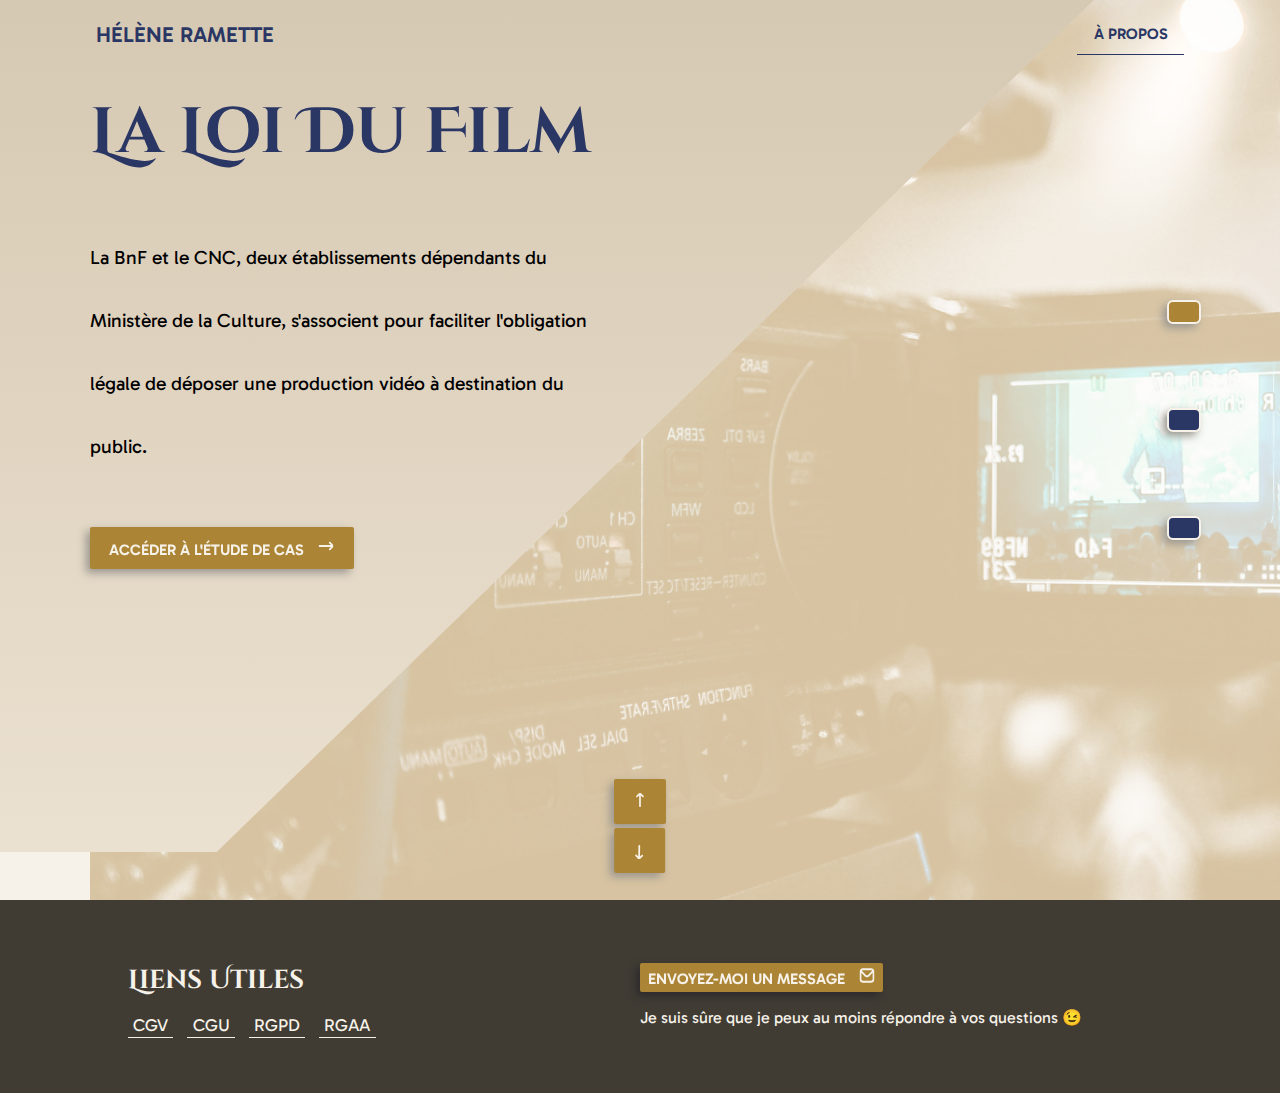
<file: index.html>
<!DOCTYPE html>
<html lang="en">
<head>
    <meta charset="UTF-8">
    <meta name="viewport" content="width=device-width, initial-scale=1.0">
    <title>Hélène Ramette - UX & UI designer freelance en remote</title>
    <meta name="description" content="J'accompagne les entreprises dans leur méthodes centrées
     sur l'utilisateur. J'effectue la recherche utilisateur, l'idéation et la conception d'interfaces.">
    <meta name="keywords" content="Product Designer, UX/UI, Freelance, UX UI Designer, Agence, Digital, Numérique,Interface, Projet Agence Digitale, Facilitation, Consulting, Atelier, Workshop, Design Thinking, Design Sprint, UX Research, Recherche Utilisateur">
    <meta name="author" content="Ladycode">
    <link rel="canonical" href="https://www.helene-ramette.com">
    <link rel="stylesheet" href="style.css">
    <link rel="stylesheet" href="responsive.css">
    <!-- google font import-->
    <link rel="preconnect" href="https://fonts.googleapis.com">
    <link rel="preconnect" href="https://fonts.gstatic.com" crossorigin>
    <link href="https://fonts.googleapis.com/css2?family=Gabarito:wght@400..900&display=swap" rel="stylesheet">
    <link rel="preconnect" href="https://fonts.googleapis.com">
    <link rel="preconnect" href="https://fonts.gstatic.com" crossorigin>
    <link href="https://fonts.googleapis.com/css2?family=Cinzel+Decorative:wght@400;700;900&family=Gabarito:wght@400..900&display=swap" rel="stylesheet">
</head>
<body>
  <!-- header -->
    <header>
      <p>Hélène Ramette</p>
      <a href="about.html" id="about-link">à propos</a>
    </header>
    <main>
      <!-- slider -->
      <div class="slider">
        <!-- slide 1 -->
        <div class="slides">
          <div id="loi-du-film" class="slide">
            <h1 class="titles">la loi du film</h1>
            <p class="descriptions">
              La BnF et le CNC, deux établissements dépendants du Ministère de la
              Culture, s'associent pour faciliter l'obligation légale de déposer une
              production vidéo à destination du public.
            </p>
            <a href="delia-page.html" target="_self" class="gold-button move-mobile">
              accéder à l'étude de cas
              <img src="fi-br-arrow-right.svg" alt="an arrow pointing to the right" class="icon margin-left">
            </a>
            <div class="rect gold-bg-color push-left first"></div>
            <div class="rect blue-bg-color push-left second"></div>
            <div class="rect blue-bg-color push-left third"></div>
            <div class="img-container">
              <img src="Rectangle-Triangle-NU.svg" alt="quadrilater" class="img-top">
              <img src="pexels-donaldtong94-66134 1.png" alt="a professional video camera" class="bg-img">
            </div>
          </div>
          <!-- slide 2 -->
          <div id="coming-soon1" class="slide">
            <h1 class="titles">à paraître</h1>
            <p class="descriptions">
              La mise en place d'un test qui permet d'établir la liste des points
              critiques d'un logiciel SAAS, du point de vue métier, afin de palier
              rapidement aux plus gros problèmes d'usage.
            </p>
            <!-- add href-->
            <a href="#" target="_self" class="grey-button move-mobile">
              l'étude de cas n'est pas encore disponible
            </a>
            <div class="rect blue-bg-color push-left first"></div>
            <div class="rect gold-bg-color push-left second"></div>
            <div class="rect blue-bg-color push-left third"></div>
            <div class="img-container">
              <img src="Rectangle-Triangle-NU.svg" alt="quadrilater" class="img-top">
              <img src="woman-work-having-video-call 1.png" alt="a professional video camera" class="bg-img">
            </div>
          </div>
          <!-- slide 3 -->
          <div id="coming-soon2" class="slide">
            <h1 class="titles">version bêta <img class="icon-title" src="arrow-right.svg" alt=""> 1.0</h1>
            <h2>Ce site est vivant : En le visitant dans 1 mois, pas mal de choses auront changé, mais quoi ?</h2>
            <ul class="beta">
              <li>Modification de l'architecture de l'accueil pour concorder avec les méta-données Google</li>
              <li>Alignement graphique entre le CV / la page Linkedin / Le site</li>
              <li>Redesign des wireframes des 3 pages principales du site (en accord avec l'alignement)</li>
              <li>& toujours du full-custom, pas de CMS, pas de mock-up de site...</li>
            </ul>
            
            <div id="preview">
              <a href="Wireframe Iphone.png" target="_blank" class="phone-screenshot-container">
                <img src="Wireframe Iphone.png" alt="a screenshot of the future mobile version of the website">
              </a>
              <a href="Wireframe Desktop.png" target="_blank" class="desktop-screenshot-container">
                <img src="Wireframe Desktop.png" alt="a screenshot of the future desktop version of the website">
              </a>
            </div>

            <h2>Et pour la suite ? A quoi s'attendre en 1.1 ?</h2>
            <ul class="beta">
              <li>Ajout de la page CGV</li>
              <li>Ajout de la page mentions légales / CGU</li>
              <li>Ajout d'un autre projet</li>
              <li>Ajout de la fonctionnalité télécharger le CV PDF</li>
              <li>Ajout d'un formulaire de contact</li>
              <li>Intégration de Google Analytics dans les process d'amélioration continue</li>
            </ul>
            <!--
            <div class="img-container">
              <img src="Rectangle-Triangle-NU.svg" alt="quadrilater" class="img-top">
              <img src="young-student-looking-book-library 1.png" alt="a professional video camera" class="bg-img">
            </div>
            -->
          </div>
        </div>
      </div>
      <button class="prev" onclick="changeSlide(-1), updateButtonVisibility()"><img src="arrow-down.svg" alt="a white arrow pointing upward" class="upward"></button>
      <button class="next" onclick="changeSlide(1), updateButtonVisibility()"><img src="arrow-down.svg" alt="a white arrow pointing downward" class="downward"></button>
      <!-- end slider -->
    </main>

    <!-- footer -->
    <footer>
      <div>
        <h2 class="footer-title">liens utiles</h2>
        <span class="footer-rules">CGV</span>
        <span class="footer-rules">CGU</span>
        <span class="footer-rules">RGPD</span>
        <span class="footer-rules">RGAA</span>
      </div>
      <div>
        <a href="https://api.whatsapp.com/send?phone=33688251094" target="_blank" class="gold-button contact-button">
          Envoyez-moi un message <img src="fi-br-envelope.svg" alt="a mini envelope" class="icon margin-left">
        </a>
        <p>Je suis sûre que je peux au moins répondre à vos questions &#128521;</p>
      </div>
    </footer>
    <script src="script.js"></script>
</body>
</html>
</file>
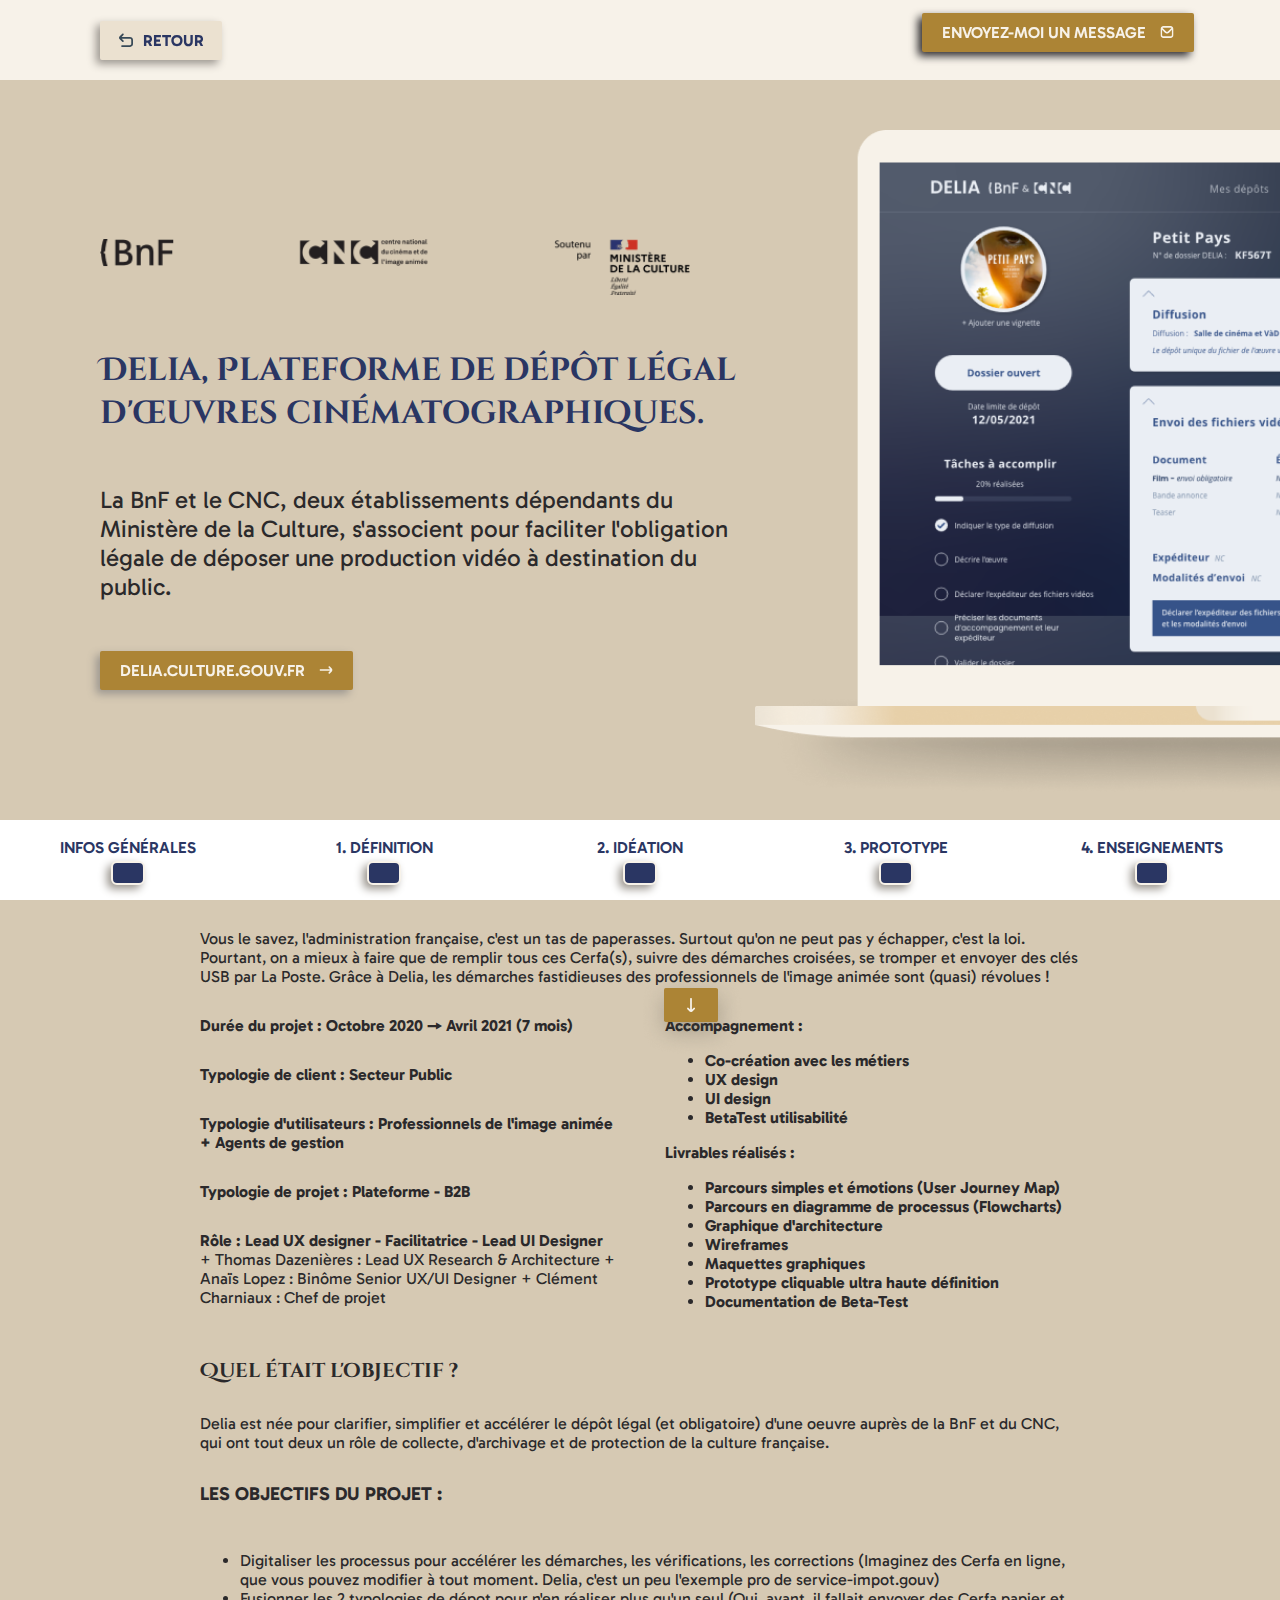
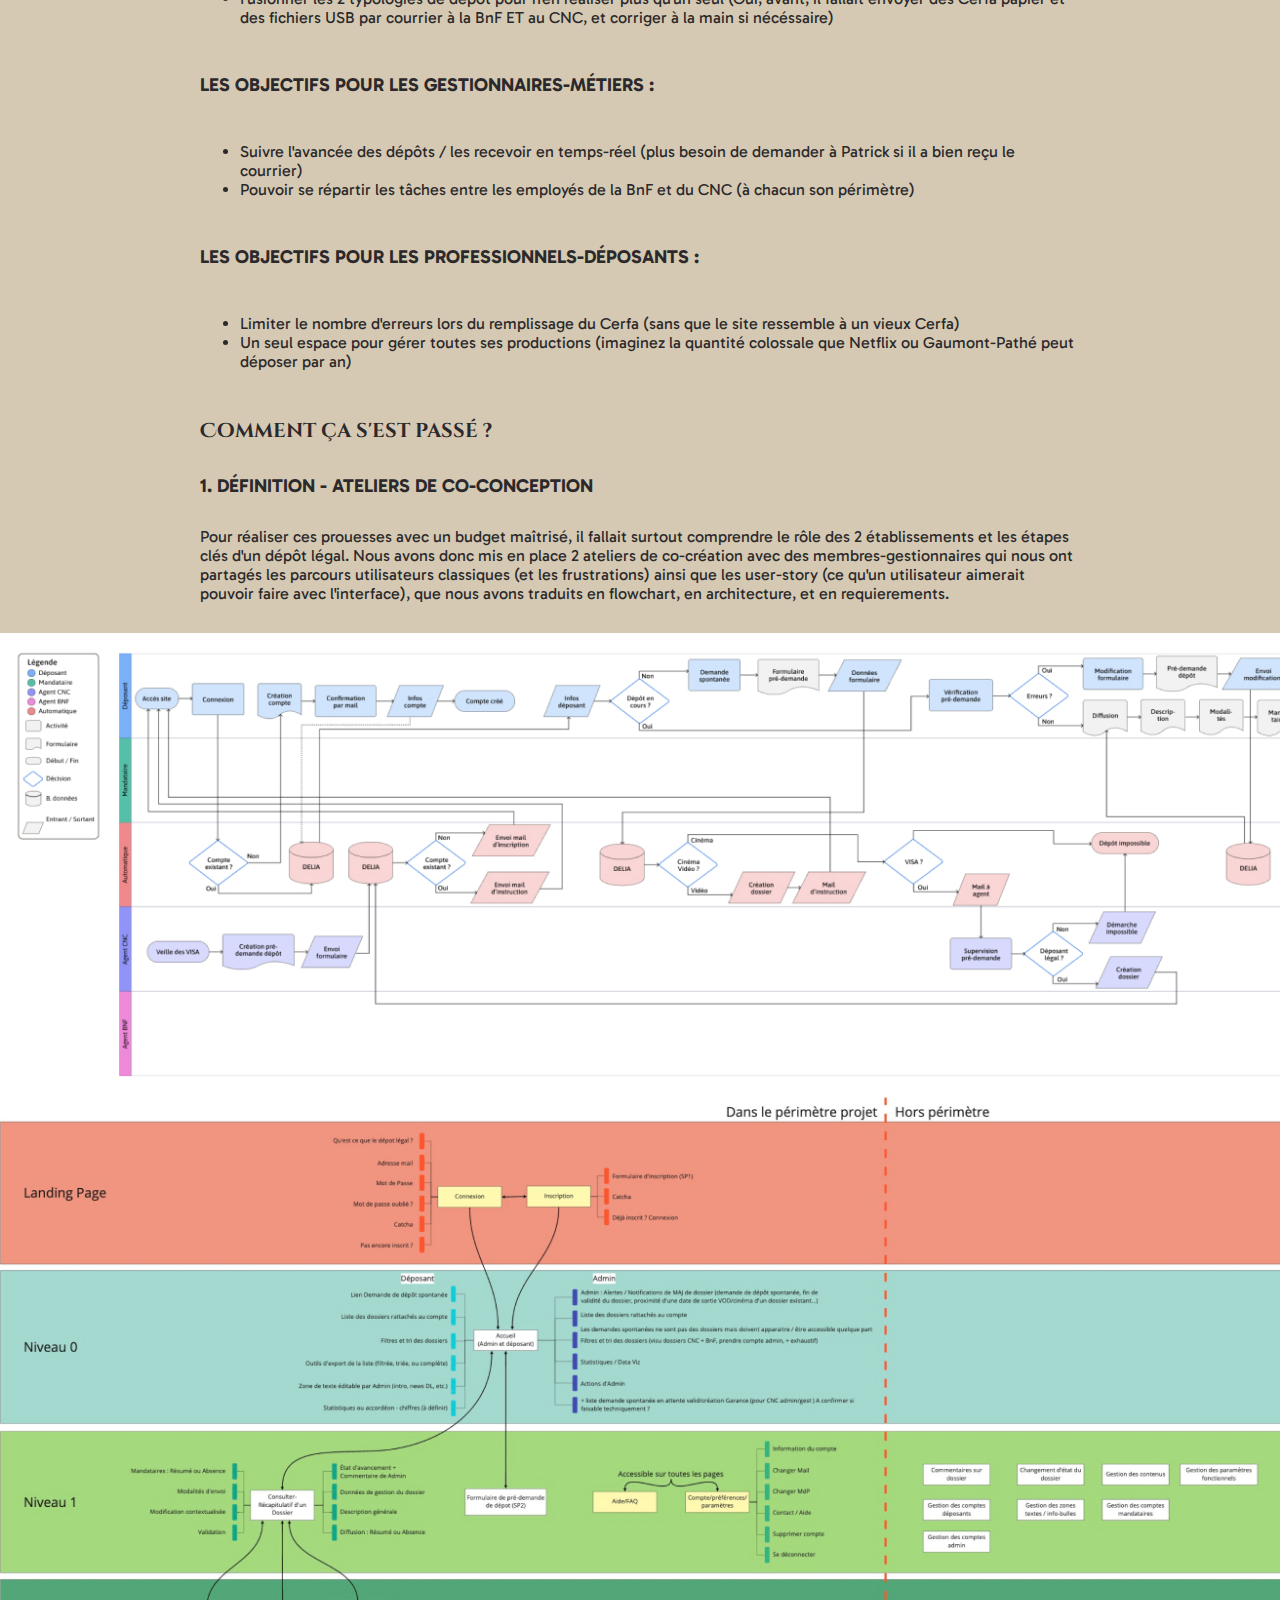
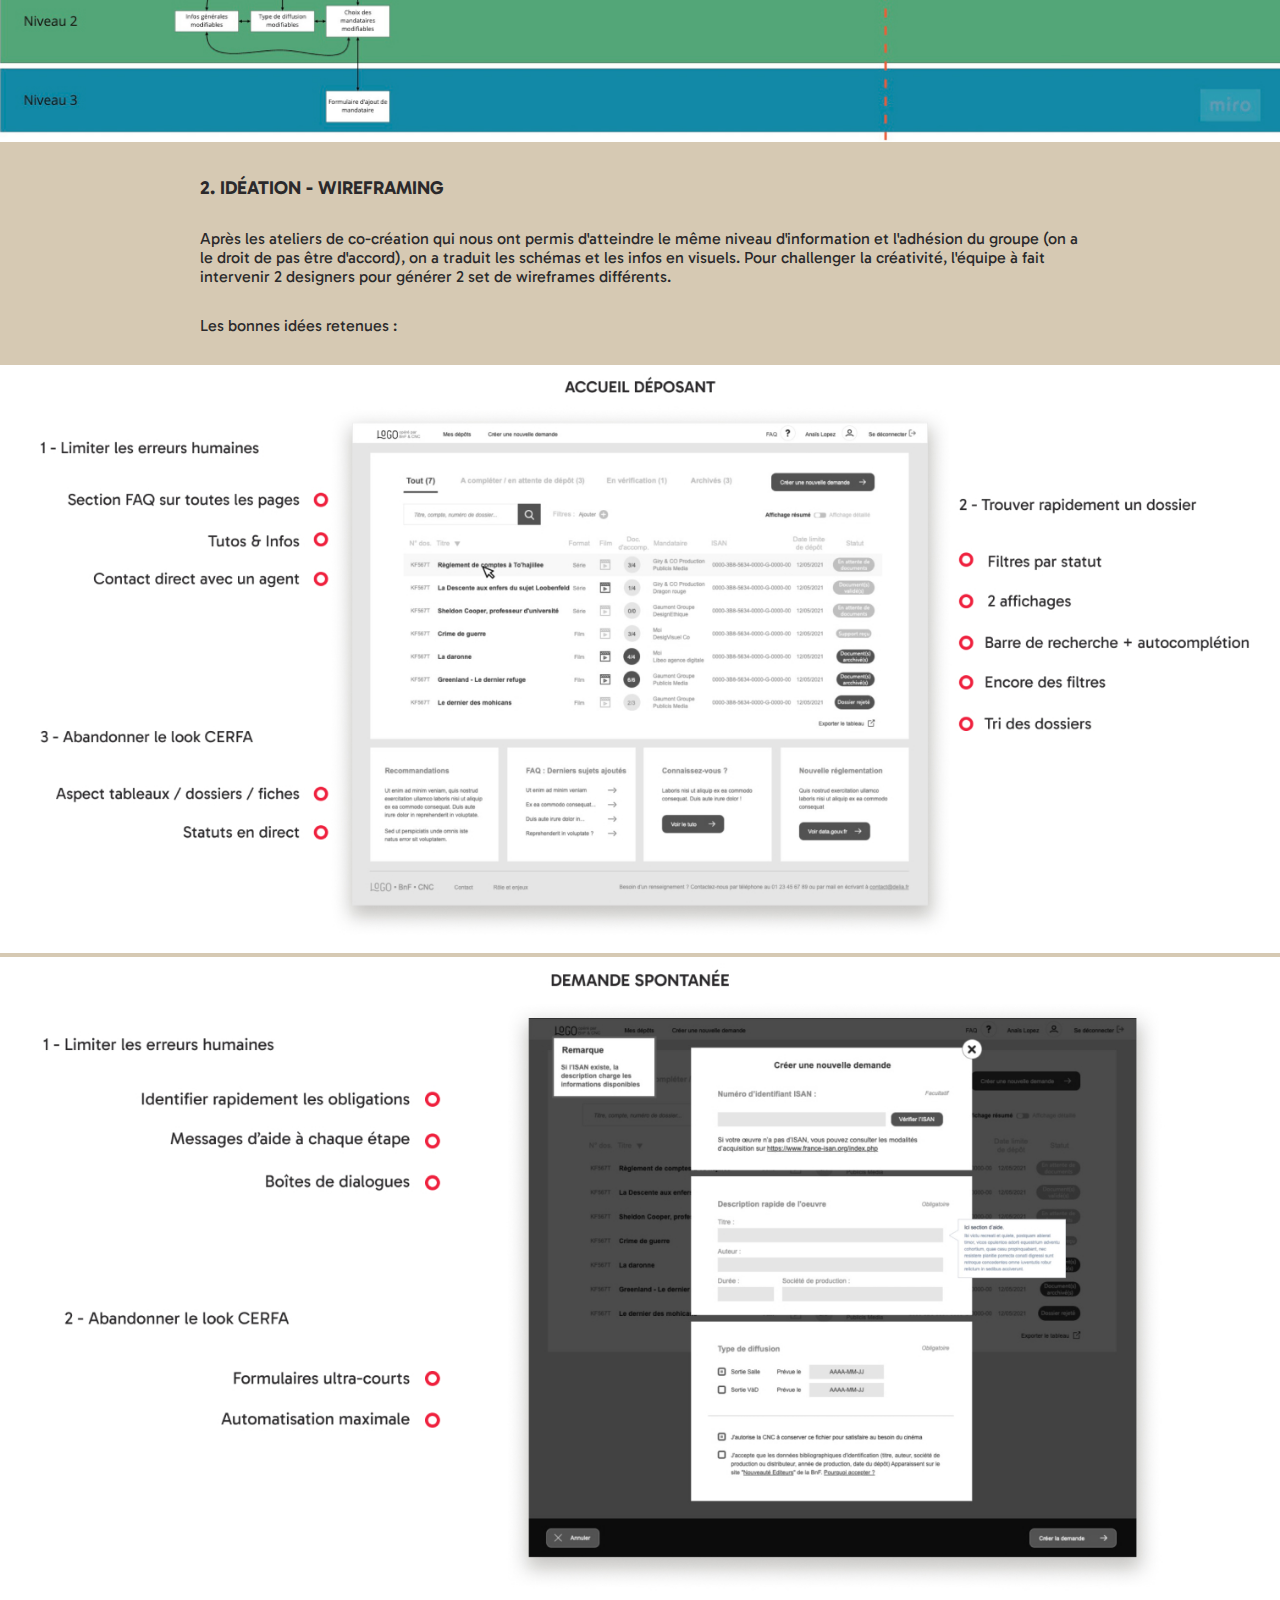
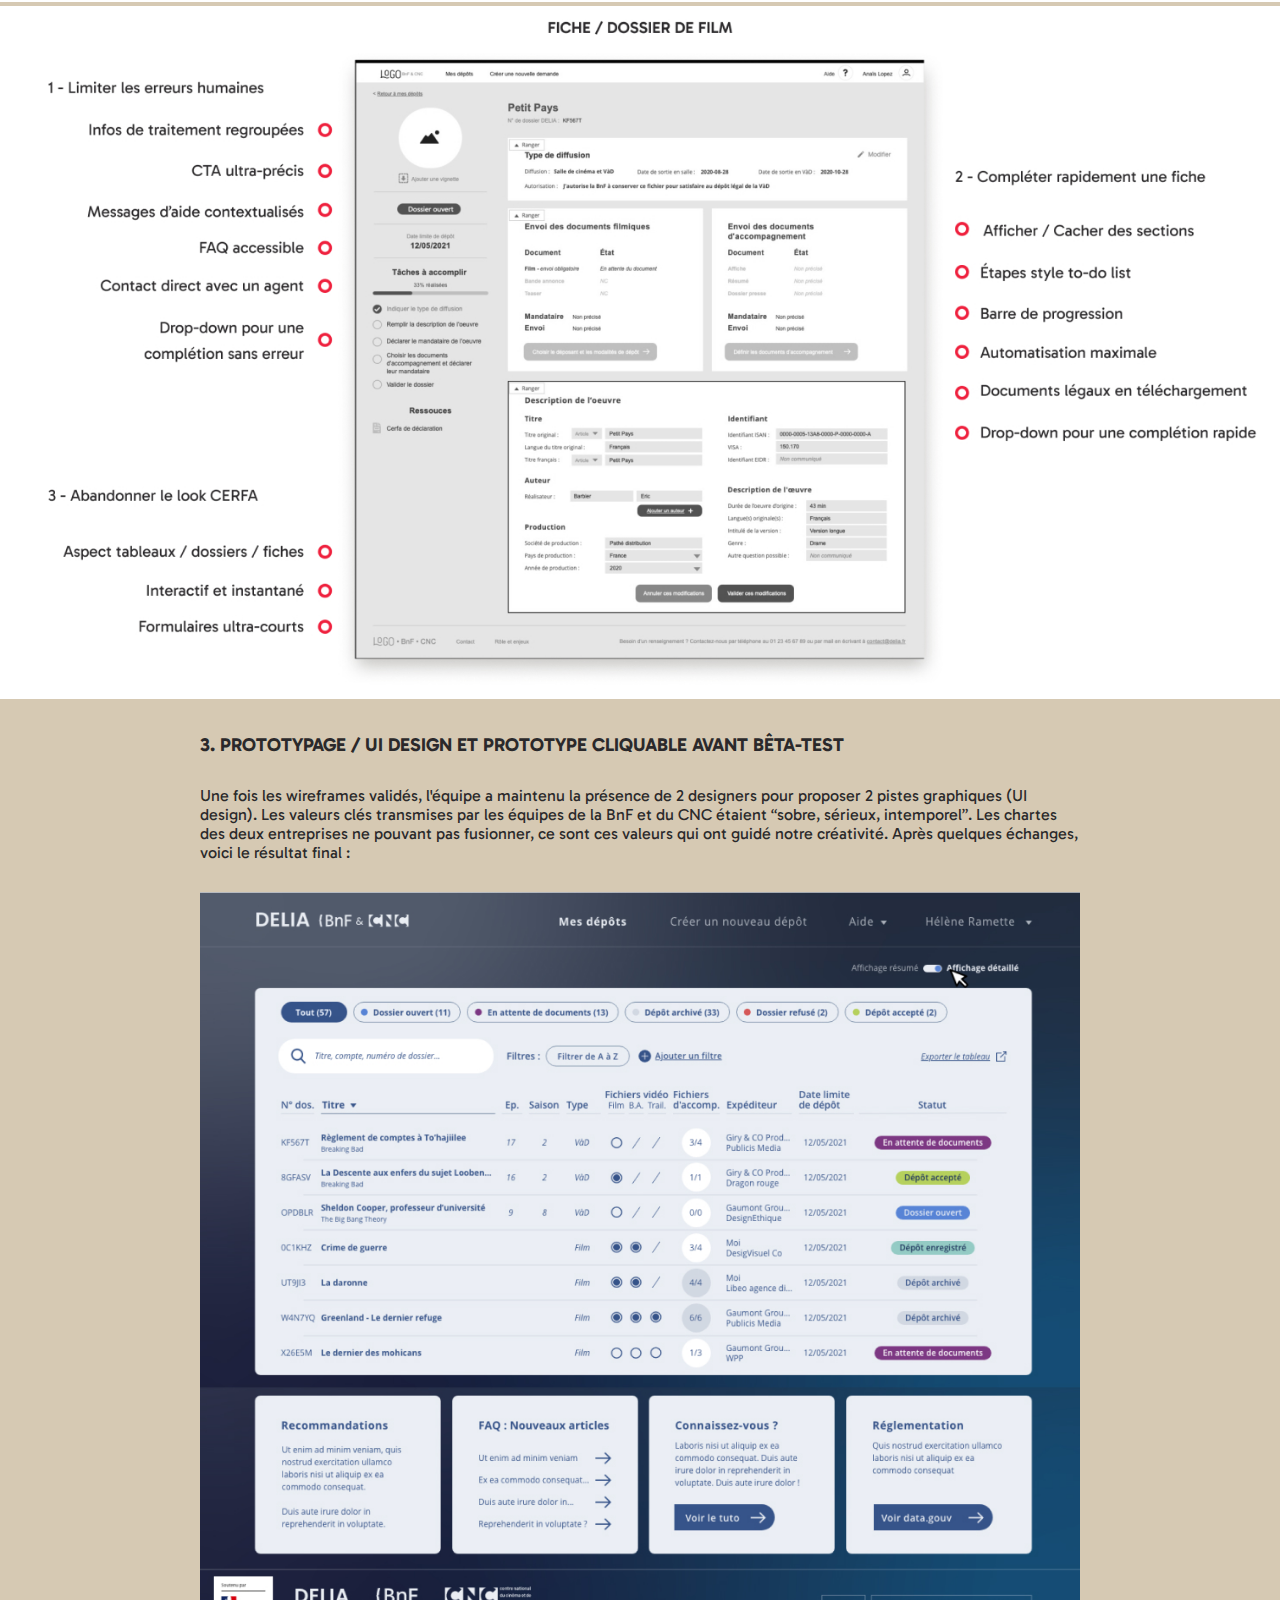
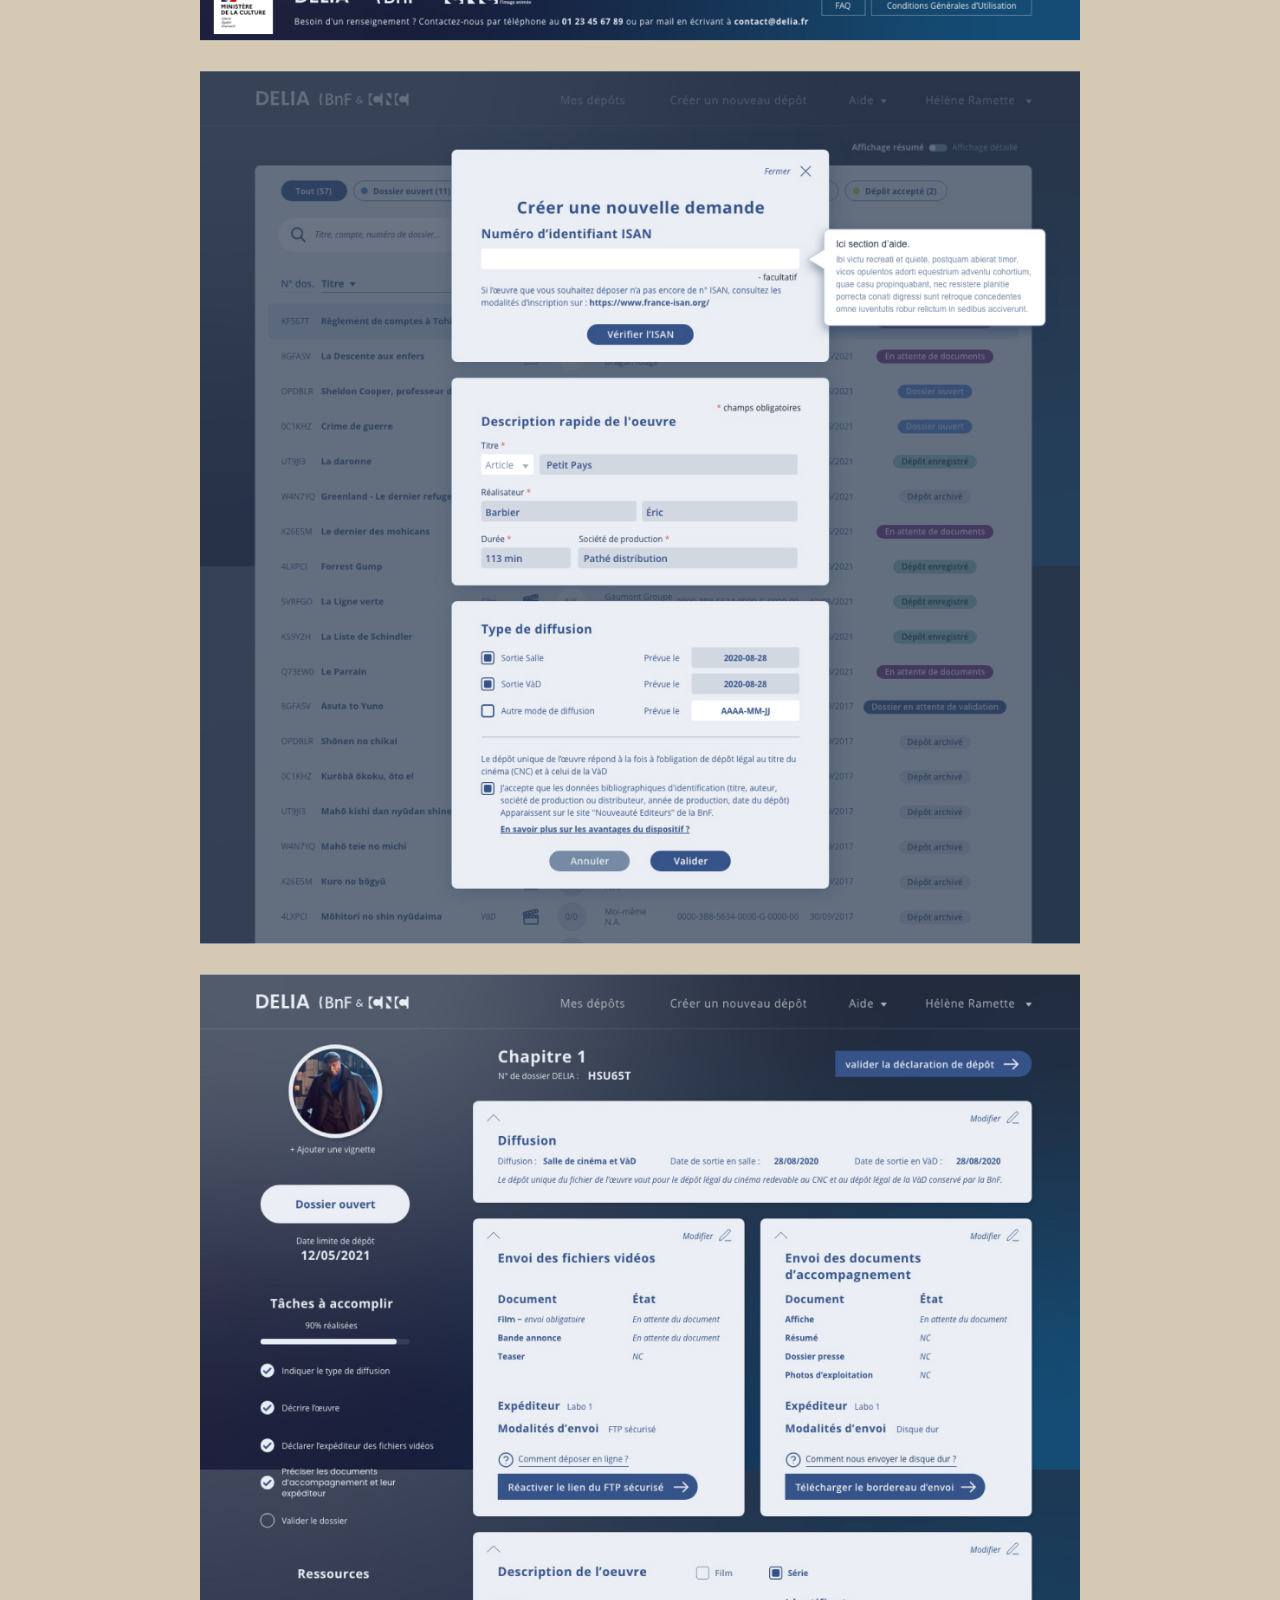
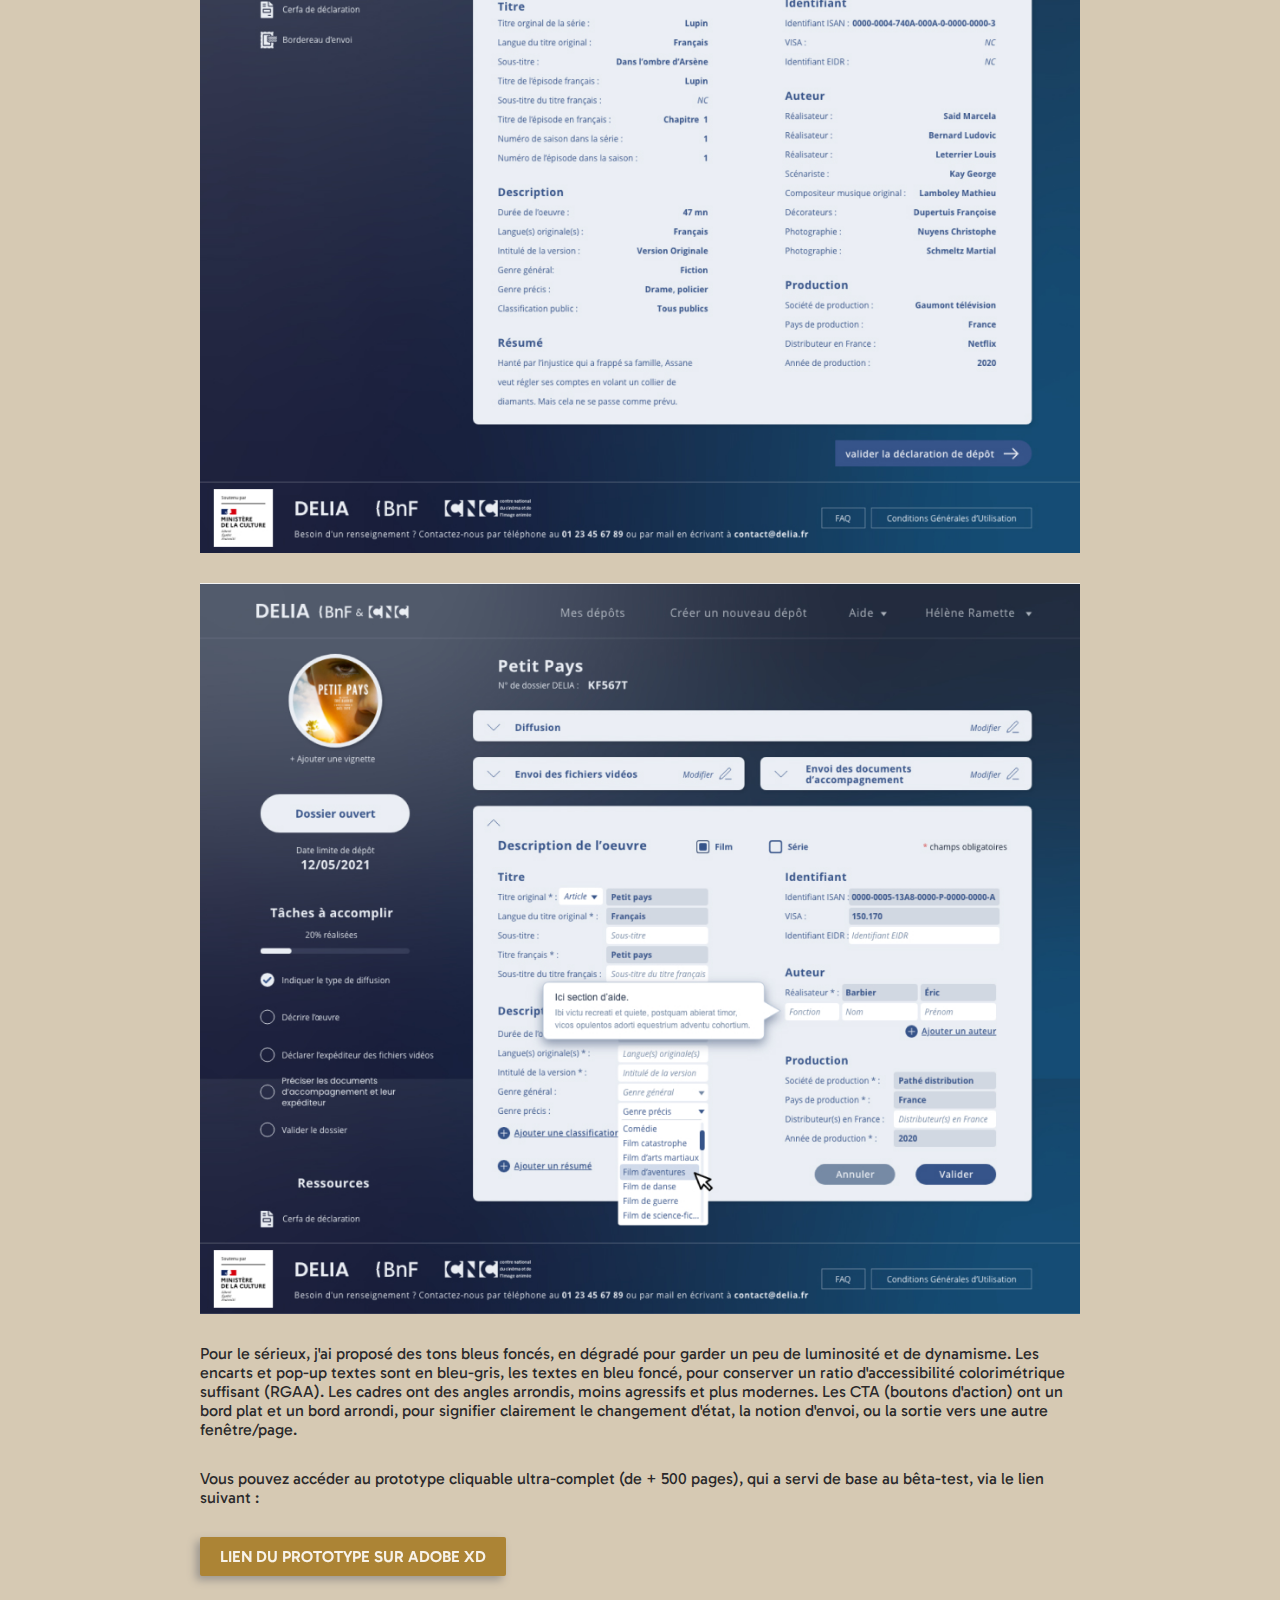
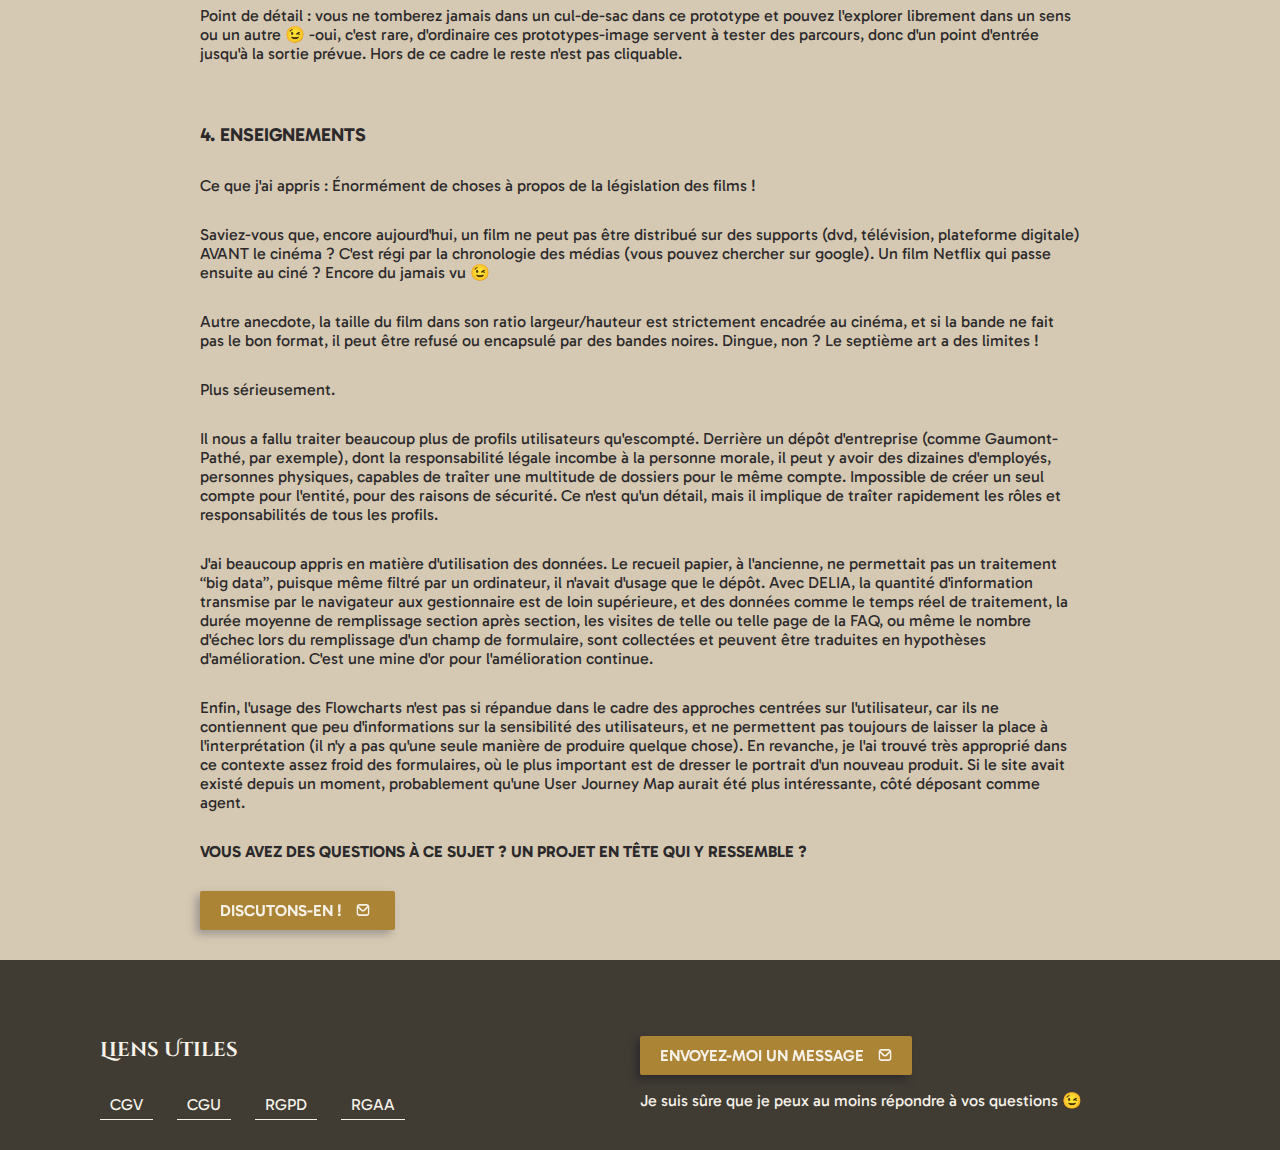
<file: delia-page.html>
<!DOCTYPE html>
<html lang="en">
  <head>
    <meta charset="UTF-8" />
    <meta name="viewport" content="width=device-width, initial-scale=1.0" />
    <title>Étude de cas Délia pour la BnF : Comprendre l'UX & UI design</title>
    <meta name="description" content="Comment j'ai résolu les problèmes utilisateurs & ergonomiques du projet ? Contactez-moi pour des missions d'UX-UI design. Tarifs avantageux.">
    <link rel="stylesheet" href="responsive.css">
    <link rel="stylesheet" href="styledelia.css">
    <!-- google font import-->
    <link rel="preconnect" href="https://fonts.googleapis.com" />
    <link rel="preconnect" href="https://fonts.gstatic.com" crossorigin />
    <link href="https://fonts.googleapis.com/css2?family=Gabarito:wght@400..900&display=swap" rel="stylesheet"/>
    <link rel="preconnect" href="https://fonts.googleapis.com" />
    <link rel="preconnect" href="https://fonts.gstatic.com" crossorigin />
    <link href="https://fonts.googleapis.com/css2?family=Cinzel+Decorative:wght@400;700;900&family=Gabarito:wght@400..900&display=swap" rel="stylesheet"/>
  </head>
  <body>
    <header class="header2">
        <div>
          <a href="index.html" class="back-button">
            <img src="fi-br-undo-alt.svg" alt="an arrow pointing left" class="icon margin-right" />retour
          </a>
        </div>
        <div>
          <a href="https://api.whatsapp.com/send?phone=33688251094" target="_blank" class="gold-button contact-button">
            Envoyez-moi un message
            <img src="fi-br-envelope.svg" alt="a mini envelope" class="icon margin-left" />
          </a>
        </div>
      </header>
    <main>
        <!-- delia intro-->
        <div id="delia-background">
            <div id="delia-intro">
                <img src="frise logos.png" alt="logos of businesses who use delia" id="frise-delia">
                <h1 class="project-titles" id="delia-title">Delia, Plateforme de dépôt légal d'œuvres cinématographiques.</h1>
                <p id="delia-description">
                    La BnF et le CNC, deux établissements dépendants du Ministère de la Culture, s'associent pour faciliter
                    l'obligation légale de déposer une production vidéo à destination du public.
                </p>
                <a href="https://delia.culture.gouv.fr/" target="_blank" class="gold-button">
                    delia.culture.gouv.fr 
                    <img src="fi-br-arrow-right.svg" alt="arrow pointing to the right" class="icon margin-left">
                </a>
                
            </div>
            <div class="img-container-mac">
                <img src="Device - Macbook Pro.png" alt="a Macbook Pro displaying the delia website">
            </div>
            <img src="CTA N1.png" alt="arrow pointing downward" id="delia-arrow">
            </div>
        </div>
        <!-- delia intro end-->
        <div id="delia-issues" class="padding">
            <div>
                <p id="issue-description">
                    Vous le savez, l'administration française, c'est un tas de paperasses. Surtout qu'on ne peut pas y échapper,
                    c'est la loi.
                    Pourtant, on a mieux à faire que de remplir tous ces Cerfa(s), suivre des démarches croisées,
                    se tromper et envoyer des clés USB par La Poste.
                    Grâce à Delia, les démarches fastidieuses des professionnels de l'image animée sont (quasi) révolues !
                </p>
                <!-- delia table start -->
                <div class="table-grid bold">
                    <div>
                        <p>Durée du projet : Octobre 2020 → Avril 2021 (7 mois)</p>
                        <p id="client-type">Typologie de client : Secteur Public</p>
                        <p>
                            Typologie d'utilisateurs :
                            Professionnels de l'image animée
                            + Agents de gestion
                        </p>
                        <p id="project-type">Typologie de projet : Plateforme - B2B</p>
                        <p id="my-role">
                            <strong>Rôle : Lead UX designer - Facilitatrice - Lead UI Designer</strong>
                            + Thomas Dazenières : Lead UX Research & Architecture
                            + Anaïs Lopez : Binôme Senior UX/UI Designer
                            + Clément Charniaux : Chef de projet
                        </p>
                    </div>
                    <div>
                        <div>Accompagnement :
                        <ul>
                            <li>Co-création avec les métiers</li>
                            <li>UX design</li>
                            <li>UI design</li>
                            <li>BetaTest utilisabilité</li>
                        </ul>
                        </div>
                        <div>
                            Livrables réalisés :
                        <ul>
                            <li>Parcours simples et émotions (User Journey Map)</li>
                            <li>Parcours en diagramme de processus (Flowcharts)</li>
                            <li>Graphique d'architecture</li>
                            <li>Wireframes</li>
                            <li>Maquettes graphiques</li>
                            <li>Prototype cliquable ultra haute définition</li>
                            <li>Documentation de Beta-Test</li>
                        </ul>
                        </div>
                    </div>
                </div>
            </div>
        </div>
         <!-- delia table end-->
        <div id="project-purpose" class="padding">
            <h2 class="project-titles">Quel était l'objectif ?</h2>
            <p class="project-purpose-description">
                Delia est née pour clarifier, simplifier et accélérer le dépôt légal (et obligatoire) d'une oeuvre auprès de la
                BnF et du CNC, qui ont tout deux un rôle de collecte, d'archivage et de protection de la culture française.
            </p>
            <h3>Les objectifs du projet :</h3>
                <ul>
                    <li>
                        Digitaliser les processus pour accélérer les démarches, les vérifications, 
                        les corrections (Imaginez des Cerfa en ligne, que vous pouvez modifier à tout moment.
                         Delia, c'est un peu l'exemple pro de service-impot.gouv)
                    </li>
                    <li>
                        Fusionner les 2 typologies de dépot pour n'en réaliser plus qu'un seul 
                        (Oui, avant, il fallait envoyer des Cerfa papier et des fichiers USB par courrier à la BnF ET au CNC, 
                        et corriger à la main si nécéssaire)
                    </li>
                </ul>
            <h3>Les objectifs pour les gestionnaires-métiers :</h3>
            <ul>
                <li>
                    Suivre l'avancée des dépôts / les recevoir en temps-réel (plus besoin de demander à Patrick si il a bien reçu le courrier)
                </li>
                <li>
                    Pouvoir se répartir les tâches entre les employés de la BnF et du CNC (à chacun son périmètre)
                </li>
            </ul>
            <h3>Les objectifs pour les professionnels-déposants :</h3>
            <ul>
                <li>
                    Limiter le nombre d'erreurs lors du remplissage du Cerfa (sans que le site ressemble à un vieux Cerfa)
                </li>
                <li>
                    Un seul espace pour gérer toutes ses productions (imaginez la quantité colossale 
                    que Netflix ou Gaumont-Pathé peut déposer par an)
                </li>
            </ul>
        </div>
        <!-- journey start-->
        <div>
            <div id="delia-journey" class="padding">
                <h2 class="project-titles">Comment ça s'est passé ?</h2>
                <!-- project definition -->
                <h3 id="definition">1. définition - Ateliers de co-conception</h3>
                <p>
                    Pour réaliser ces prouesses avec un budget maîtrisé,
                    il fallait surtout comprendre le rôle des 2 établissements et les étapes clés d'un dépôt légal.
                    Nous avons donc mis en place 2 ateliers de co-création avec des membres-gestionnaires
                    qui nous ont partagés les parcours utilisateurs classiques (et les frustrations) ainsi que les user-story
                    (ce qu'un utilisateur aimerait pouvoir faire avec l'interface),
                    que nous avons traduits en flowchart, en architecture, et en requierements.
                </p>
            </div>
            <div class="image-container full-width">
            <img src="image délia proj.jpg" alt="a screenshot of the Delia project" class="delia-img" loading="lazy">
        </div>
            <!-- project ideation -->
            <div id="project-idea" class="padding-top">
                <div class="padding txt-link">
                    <h3 id="ideation">2. Idéation - Wireframing</h3>
                    <p>
                        Après les ateliers de co-création qui nous ont permis d'atteindre le même niveau d'information
                        et l'adhésion du groupe (on a le droit de pas être d'accord), on a traduit les schémas et les infos en
                        visuels.
                
                        Pour challenger la créativité, l'équipe à fait intervenir 2 designers pour générer 2 set de wireframes
                        différents.
                    </p>
                    <p>Les bonnes idées retenues :</p>
                </div>
                <div class="image-container">
                    <img src="image délia proj 2.jpg" alt="all the good ideas that were kept for people who deposit" class="delia-img" loading="lazy">
                    <img src="image délia proj 3.jpg" alt="all the good ideas that were kept for another kind of deposit"
                        class="delia-img" loading="lazy">
                    <img src="image délia proj 4.jpg" alt="all the good ideas that were kept for movie files" class="delia-img" loading="lazy">
                </div>
            </div>
            <!-- project prototype -->
            <div class="padding-top">
                <div class="padding txt-link" id="prototype">
                    <h3 id="prototype">3. Prototypage / UI design et prototype cliquable avant bêta-test</h3>
                    <p>
                        Une fois les wireframes validés, l'équipe a maintenu la présence de 2 designers pour proposer 2 pistes
                        graphiques (UI design).
                        Les valeurs clés transmises par les équipes de la BnF et du CNC étaient “sobre, sérieux, intemporel”.
                        Les chartes des deux entreprises ne pouvant pas fusionner, ce sont ces valeurs qui ont guidé notre
                        créativité.
            
                        Après quelques échanges, voici le résultat final :
                    </p>
                    <img src="Tableau de dépôts 2.jpg" alt="a screenshot of the deposit place for Delia project"
                        class="delia-img" loading="lazy">
                    <img src="Formulaire court rempli.jpg" alt="a short version of the deposit form" class="delia-img" loading="lazy">
                    <img src="Template Lupin.jpg" alt="a template for a movie file" class="delia-img" loading="lazy">
                    <img src="Modification de la description.jpg" alt="a modified version of the template for a movie file"
                        class="delia-img" loading="lazy">
                    
                        <p>Pour le sérieux, j'ai proposé des tons bleus foncés, en dégradé pour garder un peu de luminosité et de
                            dynamisme.
                            Les encarts et pop-up textes sont en bleu-gris, les textes en bleu foncé, pour conserver un ratio
                            d'accessibilité colorimétrique
                            suffisant (RGAA). Les cadres ont des angles arrondis, moins agressifs et plus modernes. Les CTA (boutons
                            d'action)
                            ont un bord plat et un bord arrondi, pour signifier clairement le changement d'état, la notion d'envoi,
                            ou la sortie vers une autre fenêtre/page.
                        </p>
                            <p>
                            Vous pouvez accéder au prototype cliquable ultra-complet (de + 500 pages),
                            qui a servi de base au bêta-test, via le lien suivant :
                            <!-- add href to the link -->
                                <p>
                                    <a href="https://xd.adobe.com/view/5be5e8d4-c261-4cf4-8107-70fe433c95ca-0eb6/?fullscreen&hints=off" target="_blank" class="gold-button">Lien du prototype sur adobe XD</a>
                                </p>
                            
                            Point de détail : vous ne tomberez jamais dans un cul-de-sac dans ce prototype et pouvez l'explorer
                            librement dans un sens ou un autre &#128521;
                            -oui, c'est rare, d'ordinaire ces prototypes-image servent à tester des parcours,
                            donc d'un point d'entrée jusqu'à la sortie prévue. Hors de ce cadre le reste n'est pas cliquable.
                        </p>
                    
                </div>
            </div>
            <!-- project teachings -->
            <div class="padding txt-link">
                <h3 id="enseignements">4. Enseignements</h3>
                
                    <p>
                    Ce que j'ai appris :
                    Énormément de choses à propos de la législation des films !
                    </p>
                    <p>
                    Saviez-vous que, encore aujourd'hui, un film ne peut pas être distribué sur des supports
                    (dvd, télévision, plateforme digitale) AVANT le cinéma ?
                    C'est régi par la chronologie des médias (vous pouvez chercher sur google).
                    Un film Netflix qui passe ensuite au ciné ? Encore du jamais vu &#128521;
                    </p>
                    <p>
                    Autre anecdote, la taille du film dans son ratio largeur/hauteur est strictement encadrée au cinéma,
                    et si la bande ne fait pas le bon format, il peut être refusé ou encapsulé par des bandes noires.
                    Dingue, non ? Le septième art a des limites !
                    </p>
                    <p>
                    Plus sérieusement.
                    </p>
                    <p>
                    Il nous a fallu traiter beaucoup plus de profils utilisateurs qu'escompté.
                    Derrière un dépôt d'entreprise (comme Gaumont-Pathé, par exemple), dont la responsabilité légale incombe à la
                    personne morale,
                    il peut y avoir des dizaines d'employés, personnes physiques,
                    capables de traîter une multitude de dossiers pour le même compte.
                    Impossible de créer un seul compte pour l'entité, pour des raisons de sécurité.
                    Ce n'est qu'un détail, mais il implique de traîter rapidement les rôles et responsabilités de tous les profils.
                    </p>
                    <p>
                    J'ai beaucoup appris en matière d'utilisation des données.
                    Le recueil papier, à l'ancienne, ne permettait pas un traitement “big data”, puisque même filtré par un
                    ordinateur,
                    il n'avait d'usage que le dépôt. Avec DELIA, la quantité d'information transmise par le navigateur aux
                    gestionnaire
                    est de loin supérieure, et des données comme le temps réel de traitement,
                    la durée moyenne de remplissage section après section, les visites de telle ou telle page de la FAQ,
                    ou même le nombre d'échec lors du remplissage d'un champ de formulaire, sont collectées et
                    peuvent être traduites en hypothèses d'amélioration. C'est une mine d'or pour l'amélioration continue.
                    </p>
                    <p>
                    Enfin, l'usage des Flowcharts n'est pas si répandue dans le cadre des approches centrées sur l'utilisateur,
                    car ils ne contiennent que peu d'informations sur la sensibilité des utilisateurs,
                    et ne permettent pas toujours de laisser la place à l'interprétation
                    (il n'y a pas qu'une seule manière de produire quelque chose). En revanche,
                    je l'ai trouvé très approprié dans ce contexte assez froid des formulaires,
                    où le plus important est de dresser le portrait d'un nouveau produit.
                    Si le site avait existé depuis un moment, probablement qu'une User Journey Map aurait été plus intéressante,
                    côté déposant comme agent.
                    </p>
                
                <h4>Vous avez des questions à ce sujet ? Un projet en tête qui y ressemble ?</h4>
                <a href="https://api.whatsapp.com/send?phone=33688251094" target="_blank" class="gold-button resize">
                    discutons-en !
                    <img src="fi-br-envelope.svg" alt="a mini envelope" class="icon margin-left" />
                </a>
            </div>
        </div>
    </main>
    <!-- project footer -->
    <div class="project-nav">
        <a class="nav-btn" href="#delia-intro">infos générales</a>
        <a class="nav-btn" href="#definition">1. définition</a>
        <a class="nav-btn" href="#ideation">2. idéation</a>
        <a class="nav-btn" href="#prototype">3. prototype</a>
        <a class="nav-btn" href="#enseignements">4. enseignements</a>
        <div class="project-rect" class="rect blue-bg-color"></div>
        <div class="project-rect" class="rect blue-bg-color"></div>
        <div class="project-rect" class="rect blue-bg-color"></div>
        <div class="project-rect" class="rect blue-bg-color"></div>
        <div class="project-rect" class="rect blue-bg-color"></div>
    </div>
    <!-- footer -->
    <footer>
        <div>
          <h2 class="footer-title">liens utiles</h2>
          <span class="footer-rules">CGV</span>
          <span class="footer-rules">CGU</span>
          <span class="footer-rules">RGPD</span>
          <span class="footer-rules">RGAA</span>
        </div>
        <div>
          <a href="https://api.whatsapp.com/send?phone=33688251094" target="_blank" 
          class="gold-button contact-button contact-button-footer">
            Envoyez-moi un message <img src="fi-br-envelope.svg" alt="a mini envelope" class="icon margin-left">
          </a>
          <p>Je suis sûre que je peux au moins répondre à vos questions &#128521;</p>
        </div>
      </footer>
      <script src="scriptdelia.js"></script>
  </body>
</html>
</file>
<file: style.css>
@media (min-width: 992px) {
  :root {
    --blue: #2a3663;
    --gold: #ac8435;
    --white1: #ebe1d0;
    --white2: #d6c9b3;
    --white3: #f7f2e9;
    --lightgrey: #9b968f;
    --black1: #2b292b;
    --black2: #403c34;
    --titleFont: "Cinzel Decorative", serif;
    --txt: "Gabarito", serif;
  }
  
  /* Homepage */
  body {
    font-family: var(--txt);
    width: 100%;
    z-index: 0;
    margin: 0;
    background-color: var(--white3);
  }
  
  img {
    max-width: 100%;
    height: auto;
  }
  
  .margin-left {
      margin-left: 10px;
  }
  
  .rect {
    position: absolute;
    width: 30px;
    height: 20px;
    border-radius: 6px;
    border: 2px solid var(--white3);
    z-index: 50;
    filter: drop-shadow(-0.2rem 0.3rem 4px var(--lightgrey));
  }
  
  .push-left {
    left: 80%;
  }
  
  .first {
    bottom: 70%;
  }
  
  .second {
    bottom: 60%;
  }
  
  .third {
    bottom: 50%;
  }
  
  .blue-bg-color {
    background-color: var(--blue);
  }
  
  .gold-bg-color {
    background-color: var(--gold);
  }
  
  /* header */
  header {
    display: flex;
    position: absolute;
    padding: 0 7.5%;
    width: 85%;
    max-width: 90%;
    justify-content: space-between;
    align-items: center;
    color: var(--blue);
    z-index: 15;
    font-size: 1.7vw;
    font-weight: 600;
    text-transform: uppercase;
  }
  
  #about-link {
    font-size: 1.2vw;
    text-decoration: none;
    color: var(--blue);
    padding: 1% 1.5%;
    border-bottom: 1px solid var(--blue);
    text-align: center;
  }
  
  /* image container */
  
  .img-top {
    position: absolute;
    top: 0;
    left: 0;
    z-index: 2;
    width: 75%;
    height: auto;
  }
  
  .bg-img {
    position: absolute;
    top: 0;
    z-index: 1;
    max-width: 100%;
    object-fit: cover;
    object-position: 35% 100%;
    height: auto;
  }
  
  /* slider content */
  
  #loi-du-film,
  #coming-soon1 {
    position: absolute;
    z-index: 3;
    padding: 7%;
  }
  
  .titles {
    position: relative;
    font-family: var(--titleFont);
    font-size: 5vw;
    font-weight: 700;
    text-transform: capitalize;
    color: var(--blue);
    z-index: 3;
    margin: 0;
    display: flex;
    flex-direction: row;
    align-items: center;
    flex-wrap: nowrap;
  }

  .icon-title {
    position: relative;
    color: var(--blue);
    z-index: 3;
    margin: 0;
    width: 5vw;
    height: 4vw;
  }

  #coming-soon2 {
    position: relative;
    background-color: var(--white2) !important;
    height: fit-content;
    padding: 7%;
  }

  #coming-soon2 h1 {
    left: -7%;
    justify-content: center !important;
  }

  #coming-soon2 h2 {
    position: relative;
    font-size: 1.3vw;
    font-weight: 700;
    width: 100%;
    color: var(--black1) !important;
    z-index: 5 !important;
    text-transform: uppercase;
    margin: 80px 0 20px 0 !important;
  }
  
  .beta, .descriptions {
    position: relative;
    z-index: 3;
    max-width: 40%;
    font-size: 1.5vw;
    line-height: 7vh;
    
  }

  .descriptions {
    max-width: 40%;
    margin: 3.9% 0;
  }

  .beta {
    max-width: 70vw !important;
    line-height: 40px;
    margin: 20px 0 80px 0;
    bottom: 10%;
  }

  #coming-soon2 .beta:last-child {
    margin-bottom: 0;
  }
  
  .gold-button,
  .grey-button {
    position: relative;
    z-index: 3;
    display: inline-block;
    padding: 0.8% 1.5%;
    text-decoration: none;
    border-radius: 2px;
    font-size: 1.2vw;
    font-weight: 600;
    text-transform: uppercase;
    color: var(--white3);
    filter: drop-shadow(-0.2rem 0.3rem 4px var(--lightgrey));
  }
  
  .gold-button {
    background-color: var(--gold);
  }
  
  .grey-button {
    background-color: var(--lightgrey);
  }
  
  .slider {
    position: relative;
    margin: auto;
    overflow: hidden;
    z-index: 3;
  }
  
  .slides {
    display: grid;
    transition: transform 0.5s ease;
    min-height: 100vh;
  }
  
  .slide {
    overflow: hidden;
      height: 100vh;
      width: 100vw;
      position: relative;
    transition: opacity 1s ease;
  }
  
  .upward {
    transform: rotate(180deg);
  }
  
  .downward {
    transform: rotate(-179deg);
  }
  
  .prev,
  .next {
    position: absolute;
    bottom: 3%;
    width: 4%;
    height: 5%;
    background-color: var(--gold);
    border: none;
    border-radius: 2px;
    cursor: pointer;
    padding: 0.5%;
    z-index: 4;
    left: 48%;
  }
  
  .prev {
    bottom: 8.5%;
    filter: drop-shadow(-0.2rem 0.3rem 4px var(--lightgrey));
  }
  
  .next {
    transform: rotate(180deg);
    filter: drop-shadow( 0.3rem -0.2rem 4px var(--lightgrey));
  }

  #preview {
    position: relative;
    display: flex;
    gap: 5% !important;
    padding: 0 5%;
    margin-bottom: 80px;
  }

  .phone-screenshot-container {
    position: relative;
    width: 191px;
    height: 334px;
    overflow: hidden;
  }

  .phone-screenshot-container img {
    position: absolute;
    top: 0;
    left: 0;
    width: 100%;
    height: 100%;
    object-fit: cover;
    object-position: top center;
  }

  .desktop-screenshot-container {
    position: relative;
    width: 760px;
    height: 494px;
    overflow: hidden;
  }

  .desktop-screenshot-container img {
    z-index: 51 !important;
    width: 100%;
    height: 100%;
    object-fit: cover;
    object-position: top center;
  }

  /* footer */
  footer {
    position: relative;
    z-index: 10;
    display: grid;
    grid-template-columns: 1fr 1fr;
    justify-content: space-between;
    align-content: center;
    padding: 1% 10% 0 10%;
    background-color: var(--black2);
    color: var(--white3);
    min-height: 20vh;
  }
  
  .footer-title {
    font-family: var(--titleFont);
    font-size: 2vw;
    font-weight: bold;
    text-transform: capitalize;
    margin: 0 0 3.2% 0;
  }
  
  .footer-rules {
      font-size: 1.35vw;
      border-bottom: 1px solid var(--white3);
      margin-right: 2%;
      padding: 0.5% 1%;
  }
  
  .contact-button {
      display: inline-block;
      filter: drop-shadow(-0.2rem 0.3rem 4px var(--black1));
  }
  
  .icon {
      position: relative;
      top: 0.1%;
      width: 1.3vw;
      height: 1.3vw;
      vertical-align: baseline;
  }
  
  .img-container {
    width: 100%;
    height: auto;
      padding: 10% 0;
      z-index: 0;
      overflow: hidden;
  }
}
</file>
<file: responsive.css>
/* root variables */
:root {
  --blue: #2a3663;
  --gold: #ac8435;
  --white1: #ebe1d0;
  --white2: #d6c9b3;
  --white3: #f7f2e9;
  --lightgrey: #9b968f;
  --black1: #2b292b;
  --black2: #403c34;
  --titleFont: "Cinzel Decorative", serif;
}

/* Mobile-first approach for smaller screens */
@media (max-width: 575.98px) {

  /* Homepage */
  body {
    font-family: Gabarito, serif;
    width: 100%;
    z-index: 0;
    margin: 0;
    background-color: var(--white3);
  }

  img {
    max-width: 100%;
    height: auto;
  }

  .margin-left {
    margin-left: 10px;
  }

  .rect {
    position: absolute;
    width: 7vw;
    height: 20px;
    border-radius: 6px;
    border: 2px solid var(--white3);
    z-index: 50;
    filter: drop-shadow(-0.2rem 0.3rem 4px var(--lightgrey));
  }

  .push-left {
    left: 85%;
  }

  .first {
    top: 22%;
  }

  .second {
    bottom: 70.2%;
  }

  .third {
    bottom: 65.4%;
  }

  .blue-bg-color {
    background-color: var(--blue);
  }

  .gold-bg-color {
    background-color: var(--gold);
  }

  .move-mobile {
    margin-left: 7%;
  }

  /* header */
  header {
    display: flex;
    position: absolute;
    top: 0;
    padding: 0 7.5%;
    width: 85%;
    max-width: 90%;
    justify-content: space-between;
    align-items: center;
    color: var(--blue);
    z-index: 15;
    font-size: 4vw;
    font-weight: 600;
    text-transform: uppercase;
  }

  #about-link {
    font-size: 3vw;
    text-decoration: none;
    color: var(--blue);
    padding: 1% 1.5%;
    border-bottom: 1px solid var(--blue);
    text-align: center;
  }

  /* image container */
  .img-container {
    width: 100%;
    height: auto;
    padding: 10% 0;
    z-index: 0;
    overflow: hidden;
  }

  .img-top {
    position: absolute;
    top: 0;
    left: 0;
    z-index: 2;
    width: 75%;
    height: auto;
    display: none;
  }

  .bg-img {
    position: absolute;
    top: 0;
    z-index: 1;
    max-width: 100%;
    object-fit: cover;
    object-position: 95% 100%;
    height: 80vh;
  }

  /* slider content */

  #loi-du-film,
  #coming-soon1,
  #coming-soon2 {
    position: absolute;
    z-index: 3;
    padding: 30% 0;
    max-height: 80vh;
  }

  .titles {
    position: relative;
    font-family: var(--titleFont);
    font-size: 7vw;
    font-weight: 700;
    text-transform: capitalize;
    color: var(--blue);
    z-index: 3;
    margin: 0;
    padding: 0 7%;
  }

  .descriptions {
    position: relative;
    z-index: 3;
    max-width: 70%;
    font-size: 4vw;
    line-height: 5vh;
    margin: 5% 7%;
  }

  .gold-button,
  .grey-button,
  .back-button {
    position: relative;
    z-index: 3;
    display: inline-block;
    padding: 1.5% 2%;
    text-decoration: none;
    border-radius: 2px;
    font-size: 3.5vw;
    font-weight: 600;
    text-transform: uppercase;
    color: var(--white3);
    align-items: center;
    text-align: center;
    filter: drop-shadow(-0.2rem 0.3rem 4px var(--lightgrey));
  }

  .gold-button {
    background-color: var(--gold);
  }

  .grey-button {
    background-color: var(--lightgrey);
  }

  .slider {
    position: relative;
    margin: auto;
    overflow: hidden;
    z-index: 3;
  }

  .slides {
    display: grid;
    transition: transform 0.5s ease;
    min-height: 80vh;
  }

  .slide {
    overflow: hidden;
    height: 80vh;
    width: 100vw;
    position: relative;
    transition: opacity 1s ease;
  }


  .downward {
    transform: rotate(-179deg);
  }

  .prev,
  .next {
    position: absolute;
    bottom: 21%;
    width: 11vw;
    height: 4.5vh;
    background-color: var(--gold);
    border: none;
    border-radius: 2px;
    cursor: pointer;
    padding: 0.5%;
    z-index: 50;
    left: 44%;
  }

  .prev {
    transform: rotate(180deg);
    bottom: 26.5%;
    filter: drop-shadow(-0.2rem 0.3rem 4px var(--lightgrey));
  }

  .next {
    transform: rotate(180deg);
    filter: drop-shadow(0.3rem -0.2rem 4px var(--lightgrey));
  }

  /* footer */
  footer {
    position: relative;
    z-index: 10;
    display: grid;
    grid-template-columns: 1fr;
    grid-template-rows: 40% 50%;
    row-gap: 10%;
    align-content: center;
    padding: 1% 5%;
    background-color: var(--black2);
    color: var(--white3);
    min-height: 30vh;
    font-size: 4vw;
    overflow: hidden;
  }

  .footer-title {
    font-family: var(--titleFont);
    font-size: 4vw;
    font-weight: bold;
    text-transform: capitalize;
    margin: 5.2% 0;
  }

  .footer-rules {
    font-size: 3vw;
    border-bottom: 1px solid var(--white3);
    margin-right: 2%;
    padding: 0.5% 1%;
  }

  .contact-button {
    text-align: center;
    padding: 1.5% 2%;
    width: 40vw;
    filter: drop-shadow(-0.2rem 0.3rem 4px var(--black2));
  }

  .icon {
    position: relative;
    top: 0;
    margin: 0;
    width: 3vw;
    height: 3vw;
    vertical-align: baseline;
  }

  /* ABOUT PAGE */
  .margin-right {
    margin-right: 0.25%;
  }

  .small-margin-bottom {
    margin-bottom: 3%;
  }

  .centered {
    justify-items: center;
    justify-self: center;
  }

  .y-centered {
    align-self: center;
    align-items: center;
  }

  /* about page */
  .header2 {
    padding: 5% 7%;
  }

  .back-button {
    background-color: var(--white1);
    display: inline-block;
    padding: 5.5% 1%;
    text-align: center;
    align-items: center;
    border-radius: 2px;
    width: 40vw;
    font-size: 4vw;
    font-weight: 700;
    color: var(--blue);
    text-decoration: none;
    filter: drop-shadow(-0.2rem 0.3rem 4px var(--lightgrey));
  }

  #about-intro-background {
    display: flex;
    background-image: url(/Photo\ BG\ About\ LN.png);
    background-size: cover;
    background-color: #5D5349;
    background-repeat: no-repeat;
    background-position: 19%;
    margin: 20% 0 0 0;
    max-height: 95vh;
    padding: 0;
    width: 100%;
  }

  #about-intro {
    position: relative;
    max-width: 80vw;
    color: var(--white1);
    left: 0;
    margin: 0;
    padding-left: 7%;
    max-height: 90vh;
  }

  #about-title {
    font-family: var(--titleFont);
    font-size: 10vw;
  }

  #bio {
    font-size: 4vw;
    width: 40vw;
    color: var(--blue);
  }

  #bio span {
    background-color: var(--white2);
  }

  .bio-icon {
    position: relative;
    right: 7.5%;
    top: -2.4%;
  }

  #business-logos {
    max-width: 100%;
    padding: 0 7%;
    overflow: hidden;
  }

  #business-logos img {
    transform: scale(1.4);
    overflow: hidden;
    width: 100vw;
  }

  #legit-clients {
    font-family: var(--titleFont);
    font-size: 6vw;
    width: 90vw;
    color: var(--black2);
  }

  #about-main {
    display: grid;
  }

  #why-not-you {
    font-family: var(--titleFont);
    font-size: 5vw;
    color: var(--black2);
    margin-left: 7vw;
  }

  #business-options {
    max-width: 100vw;
    display: flex;
    flex-direction: column;
  }

  .business-option {
    align-content: center;
    padding: 0 2%;
    justify-items: center;
    display: grid;
    grid-template-rows: 40px 300px;
    grid-template-columns: 300px;
  }

  .target-link {
    position: relative;
    text-decoration: none;
    color: var(--black1);
    background-color: var(--white2);
    padding: 5% 7%;
    border: none;
    font-family: var(--txtFont);
    text-transform: uppercase;
    color: var(--blue);
    font-weight: 600;
    border-radius: 2px;
    filter: drop-shadow(-0.2rem 0.3rem 4px var(--lightgrey));
  }

  .services-description {
    justify-content: center;
    padding: 0 5%;
    background-color: var(--black1);
    color: var(--white3);
  }

  .clicktoshow {
    cursor: pointer;
  }

  .showclick {
    display: none;
    max-width: 100vw;
  }

  #agency-services-list,
  #startup-services-list {
    display: grid;
    grid-template-columns: 1fr;
    column-gap: 1%;
    width: 80vw;
    padding-left: 3%;
  }

  #agency-services-list li {
    max-width: 70vw;
  }

  .project-titles {
    font-family: var(--titleFont);
    font-size: 5vw;
  }

  #project-pics {
    margin: 2.5% 0 1.5% 0;
  }

  .delia-pics {
    width: 100vw;
  }

  .title-grid {
    display: grid;
    grid-template-columns: 1fr 1fr;
    grid-template-rows: 1fr;
    column-gap: 20%;
    align-items: center;
    padding-left: 2%;
  }

  #startup-sneak-peek {
    display: grid;
    grid-template-columns: 1fr;
  }

  #cv h4 {
    padding: 3% 0;
  }

  #cv ul {
    list-style-type: none;
    font-size: 4vw;
  }

  #cv li {
    margin-bottom: 15px;
  }

  #cv {
    width: 92vw;
    background-color: var(--black1);
    color: var(--white3);
    padding: 0 4% 5% 4%;
  }

  ul#years {
    padding-left: 7%;
  }

  ul#years li {
    margin-bottom: 55%;
  }

  #jobs {
    padding: 0;
  }

  #formations-list {
    padding-left: 2%;
    border-left: 1px solid var(--white3);
  }

  .cv-grid {
    width: 100%;
    display: grid;
    grid-template-columns: 0.7fr 0.8fr 1fr;
    grid-template-rows: 1fr;
  }

  #cv-buttons {
    display: grid;
    grid-template-columns: 1fr 1fr;
    justify-content: center;
    margin: 0;
  }

  .beige-button {
    background-color: var(--white2);
    color: var(--blue);
    text-transform: uppercase;
    justify-self: center;
    align-self: center;
    padding: 4.5% 5%;
    border-radius: 2px;
    font-weight: 600;
    font-size: 3vw;
    text-decoration: none;
    height: auto;
  }

  .target-description {
    min-height: 30vh;
    margin: 0;
    padding: 6% 6%;
    border: 1px solid var(--black1);
  }

  a.about-move-mobile img {
    display: none;
  }

  .about-move-mobile {
    max-width: 60vw;
  }

/*DELIA PAGE*/

.bold {
  font-weight: bold;
}

.margin-right {
  margin-right: 0.25%;
}

.padding-top {
  padding-top: 3%;
}

.project-titles {
  font-family: var(--titleFont);
  font-size: 5vw;
  margin: 0;
}

#issue-description {
  margin: 3% 0;
}

#delia-background {
  display: flex;
  width: 100vw;
  min-height: 80vh;
  align-items: center;
  margin-top: 20%;
  background-color: var(--white2);
}

#delia-intro {
  width: 100vw;
  padding-left: 7%;
}

#delia-title {
  font-size: 7vw;
  color: var(--blue);
  font-weight: 700;
  margin: 10% 0;
  width: 80vw;
}

.delia-img {
  width: 100vw;
  height: auto;
}

.full-width {
  max-width: 100vw;
  box-sizing: border-box;
  object-fit: contain;
}

#frise-delia {
  width: 90vw;
}

#delia-description {
  font-size: 6vw;
  color: var(--black1);
  margin: 0 0 5% 0;
}

#delia-arrow {
  position: absolute;
  left: 50%;
  top: 78.5%;
  display: none;
}

.table-grid {
  display: grid;
  grid-template-columns: 1fr 1fr;
  column-gap: 5%;
  margin-bottom: 3%;
  align-items: baseline;
}

#delia-issues,
#client-type,
#project-type {
  margin: 3% 0;
}

#my-role {
  font-weight: normal;
  margin: 0;
}

.padding {
  padding: 0 7%;
}

#project-purpose h2,
#project-purpose h3 {
  margin: 0;
}

#definitions {
  margin: 0;
}

#project-purpose,
#delia-journey,
#delia-prototype,
.txt-link {
  display: grid;
  row-gap: 0.15%;
}

#delia-journey,
#project-purpose,
.txt-link {
  margin-bottom: 7%;
}

/* project footer */
.project-rect {
  position: relative;
  width: 10vw;
  height: 3vh;
  border-radius: 6px;
  border: 2px solid var(--white3);
  z-index: 50;
  background-color: var(--blue);
  filter: drop-shadow(-0.2rem 0.3rem 4px var(--lightgrey));
}

.blue-bg-color {
  background-color: var(--blue);
}

.gold-bg-color {
  background-color: var(--gold);
}

.resize {
  max-width: 26vw;
}

/*project navigation footer*/
.project-nav {
  position: fixed;
  /*DISPLAY GRID TO WORK*/
  display: none;
  bottom: 0;
  width: 100vw;
  min-height: 10vh;
  background-color: transparent;
  grid-template-columns: 1fr 1fr 1fr 1fr 1fr;
  grid-template-rows: 1fr 1fr;
  justify-items: center;
  align-items: center;
  padding: 2% 0;
  background-color: #FFFFFF;
  z-index: 9;
}

.nav-grid {
  display: grid;
  grid-template-rows: 1fr 1fr;
  grid-template-columns: 1fr;
  row-gap: 10px;
  justify-items: center;
  align-items: center;
}

.project-nav a {
  display: flex;
  align-self: center;
  text-decoration: none;
  text-align: center;
  text-transform: uppercase;
  font-size: 3vw;
  max-width: 15vw;
  color: var(--blue);
  font-weight: 600;
}
}
</file>
<file: styledelia.css>
/* Large devices (desktops, 992px and up) */
@media (min-width: 992px) {
  :root {
    --blue: #2a3663;
    --gold: #ac8435;
    --white1: #ebe1d0;
    --white2: #d6c9b3;
    --white3: #f7f2e9;
    --lightgrey: #9b968f;
    --black1: #2b292b;
    --black2: #403c34;
    --titleFont: "Cinzel Decorative", serif;
    --txtFont: Gabarito, serif;
  }
  
/* shared across all pages */
  body {
    font-family: var(--txtFont);
    width: 100%;
    z-index: 0;
    margin: 0;
    background-color: var(--white2);
    color: var(--black1);
  }

  h3, h4 {
    text-transform: uppercase;
    margin: 0;
  }

  h2, p {
    margin: 0;
  }

  .icon {
    position: relative;
    top: 1px;
    width: 14px;
    height: 14px;
    vertical-align: baseline;
  }

  .bold {
    font-weight: bold;
  }
  
  .margin-left {
      margin-left: 10px;
  }
  
  .margin-right {
      margin-right: 10px;
  }

  .padding-top {
    padding-top: 30px;
  }

  .gold-button {
  position: relative;
  z-index: 3;
  display: inline-block;
  padding: 10px 20px;
  text-decoration: none;
  border-radius: 2px;
  font-size: 16px;
  font-weight: 600;
  text-transform: uppercase;
  color: var(--white3);
  background-color: var(--gold);
  filter: drop-shadow(-0.2rem 0.3rem 4px var(--lightgrey));
}

.project-titles {
    font-family: var(--titleFont);
    font-size: 20px;
  }

/* Delia page */

#issue-description {
    margin: 30px 0;
}

header {
    display: flex;
    top: 0;
    position: absolute;
    width: 85.5vw;
    padding: 0 100px;
    min-height: 80px;
    justify-content: space-between;
    align-items: center;
    color: var(--blue);
    background-color: var(--white3);
    z-index: 15;
    font-weight: 600;
    text-transform: uppercase;
  }

  .back-button {
    background-color: var(--white1);
    display: inline-block;
    padding: 10px;
    text-align: center;
    align-items: center;
    border-radius: 2px;
    font-size: 16px;
    width: 8vw;
    font-weight: 700;
    color: var(--blue);
    text-decoration: none;
    filter: drop-shadow(-0.2rem 0.3rem 4px var(--lightgrey));
}

#delia-background {
    display: flex;
    width: 100%;
    min-height: 800px;
    align-items: center;
    margin-top: 30px;
    background-color: var(--white2);
    overflow: hidden;
}

#delia-intro {
    max-width: 655px;
    top: 50px;
    padding-left: 100px;
}

#delia-title {
        font-size: 32px;
        color: var(--blue);
        font-weight: 700;
        margin: 50px 0;
}

.img-container-mac {
    padding: 100px 0;
    z-index: 0;
   /* border: 1px solid var(--black1);*/
    overflow: hidden;
}

.image-container, .delia-img {
    width: 100%;
    height: auto;
}

.full-width {
    width: 100%;
    box-sizing: border-box;
    object-fit: contain;
}

#frise-delia {
    width: 90%;
}

#delia-description {
    font-size: 24px;
    color: var(--black1);
    margin: 0 0 50px 0;
}

#delia-arrow {
    position: absolute;
    left: 50%;
    top: 108%;
}

.table-grid {
    display: grid;
    grid-template-columns: 1fr 1fr;
    column-gap: 50px;
    margin-bottom: 30px;
}

#delia-issues, #client-type, #project-type {
    margin: 30px 0;
}

#my-role {
    font-weight: normal;
    margin: 0;
}

.padding {
    padding: 0 200px;
}

#project-purpose, #delia-journey, #delia-prototype, .txt-link {
    display: grid;
    row-gap: 30px;
}

#delia-journey, #project-purpose, .txt-link {
    margin-bottom: 30px;
}

/* project footer */
.project-rect {
    position: relative;
    width: 30px;
    height: 20px;
    border-radius: 6px;
    border: 2px solid var(--white3);
    z-index: 50;
    background-color: var(--blue);
    filter: drop-shadow(-0.2rem 0.3rem 4px var(--lightgrey));
  }
  
  .blue-bg-color {
    background-color: var(--blue);
  }
  
  .gold-bg-color {
    background-color: var(--gold);
  }

  .resize {
    max-width: 155px;
  }

  /*project navigation footer*/
.project-nav {
    position: fixed;
    display: grid;
    bottom: 0;
    width: 100%;
    min-height: 50px;
    background-color: transparent;
    grid-template-columns: 1fr 1fr 1fr 1fr 1fr;
    grid-template-rows: 1fr 1fr;
    justify-items: center;
    align-items: center;
    padding: 15px 0;
    background-color: #FFFFFF;
    z-index: 9;
}

.nav-grid {
  display: grid;
  grid-template-rows: 1fr 1fr;
  grid-template-columns: 1fr;
  row-gap: 10px;
  justify-items: center;
  align-items: center;
}

.project-nav a {
  display: flex;
  align-items: center;
  text-decoration: none;
  text-transform: uppercase;
  font-size: 16px;
  color: var(--blue);
  font-weight: 600;
}

.contact-button {
  display: inline-block;
  filter: drop-shadow(-0.2rem 0.3rem 4px var(--black1));
  margin-bottom: 16px;
}

/* footer */
footer {
    position: relative;
    z-index: 10;
    display: grid;
    grid-template-columns: 1fr 1fr;
    justify-content: space-between;
    align-content: center;
    padding: 40px 100px 0 100px;
    background-color: var(--black2);
    color: var(--white3);
    min-height: 150px;
  }
  
  .footer-title {
    font-family: var(--titleFont);
    font-size: 20px;
    font-weight: bold;
    text-transform: capitalize;
    margin: 0 0 32px 0;
  }
  
  .footer-rules {
      font-size: 16px;
      border-bottom: 1px solid var(--white3);
      margin-right: 20px;
      padding: 5px 10px;
  }
}
</file>
